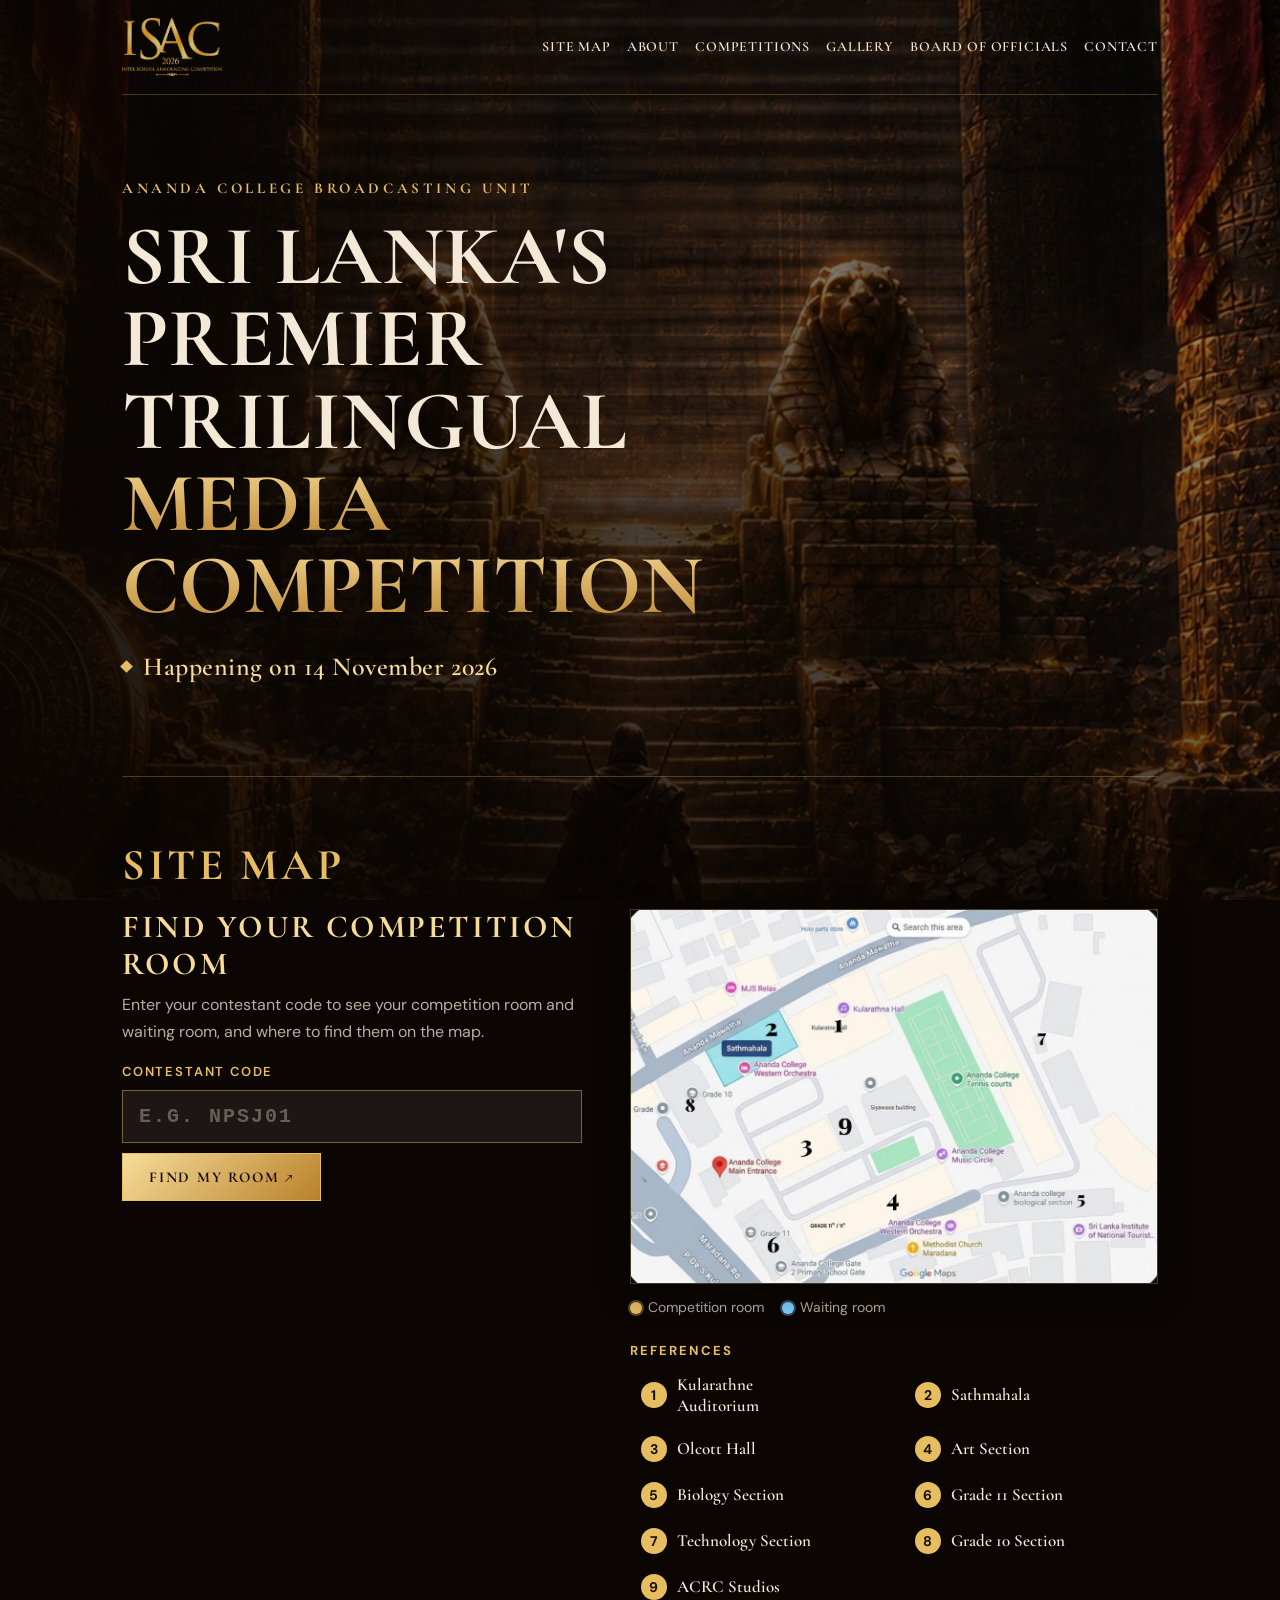
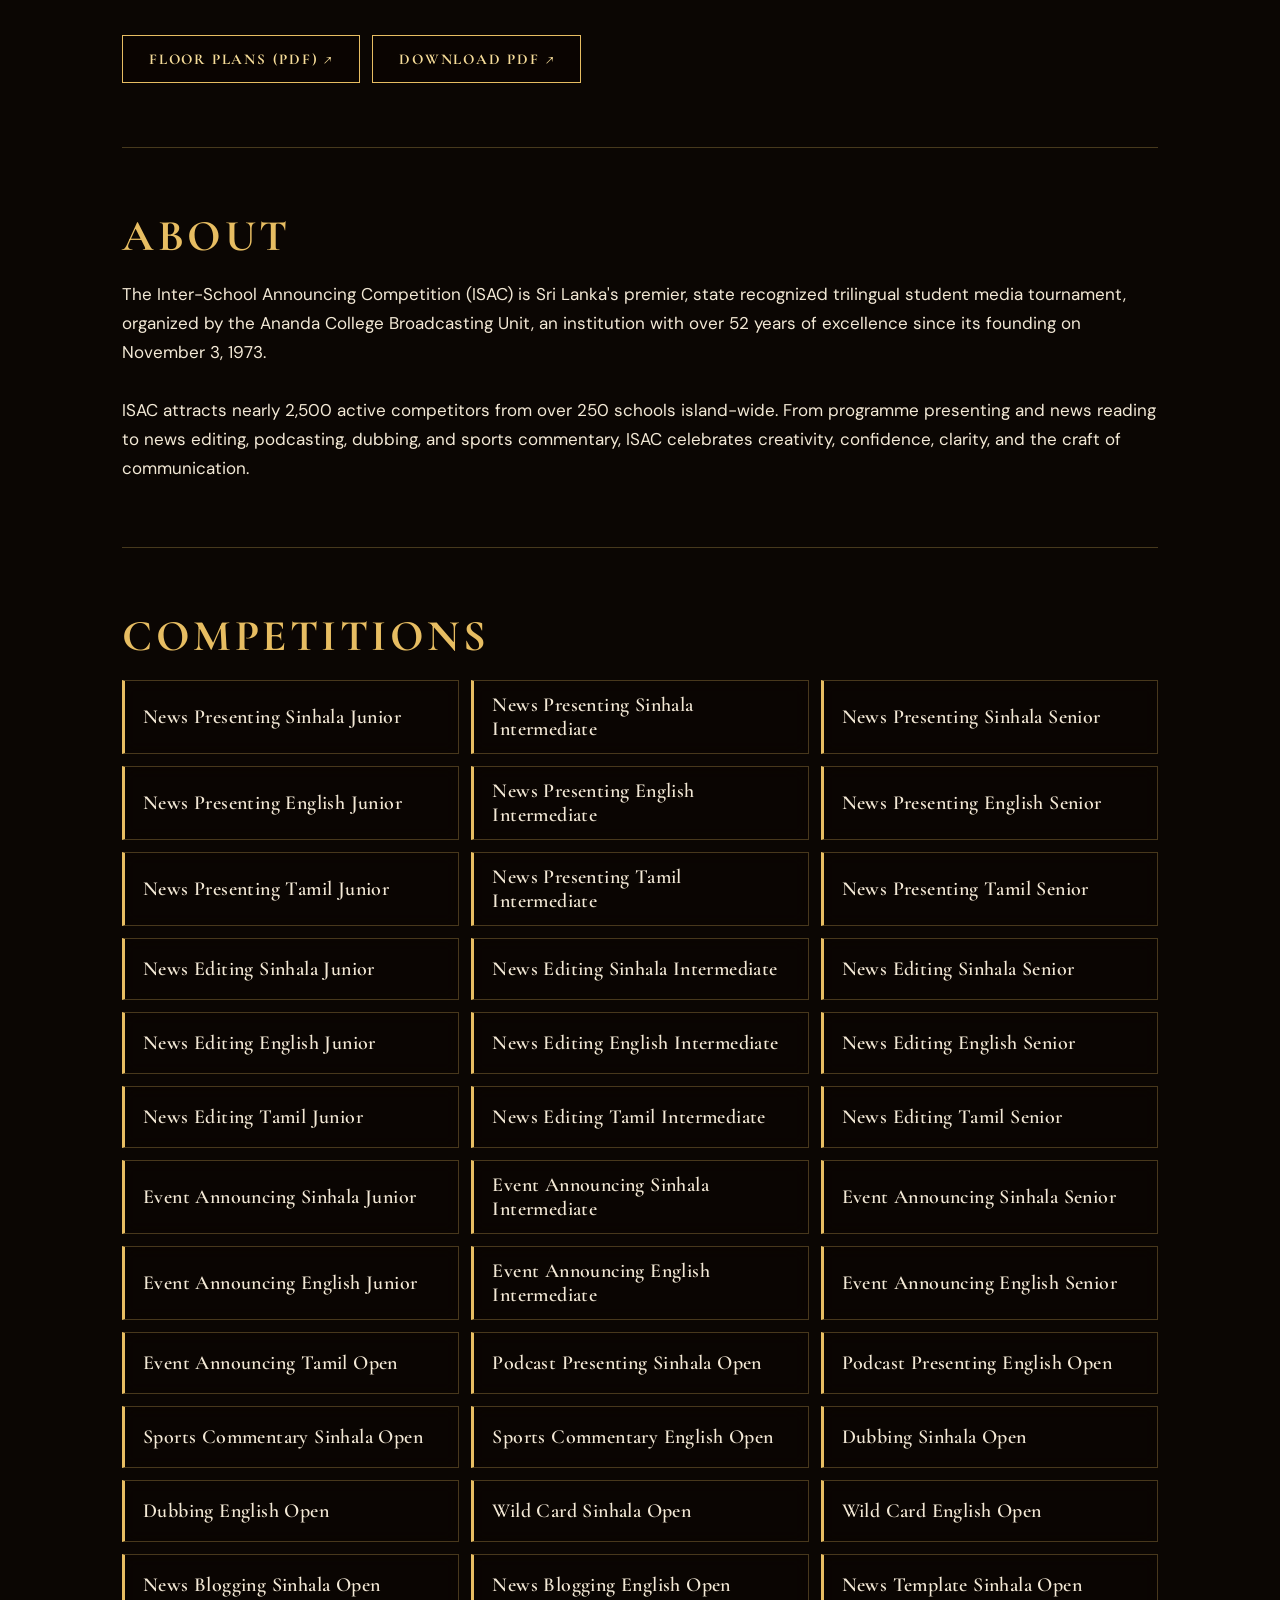
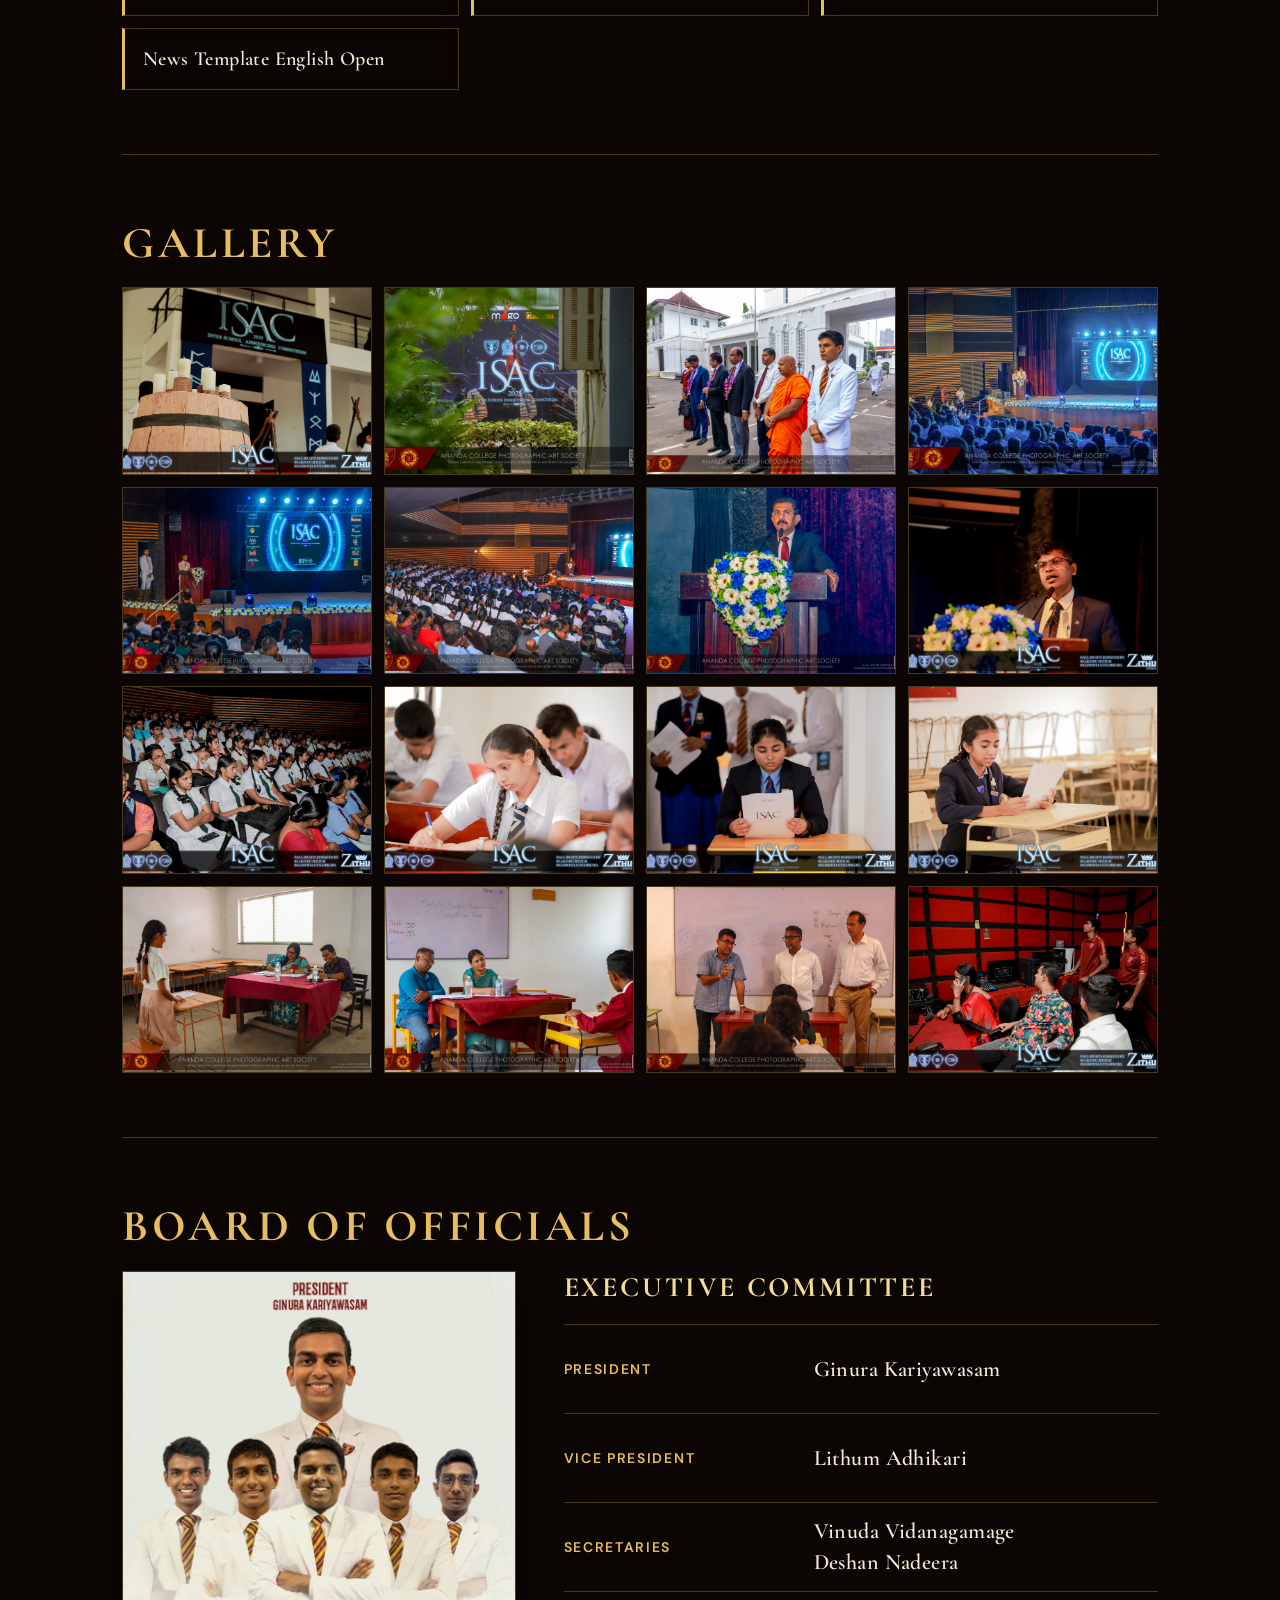
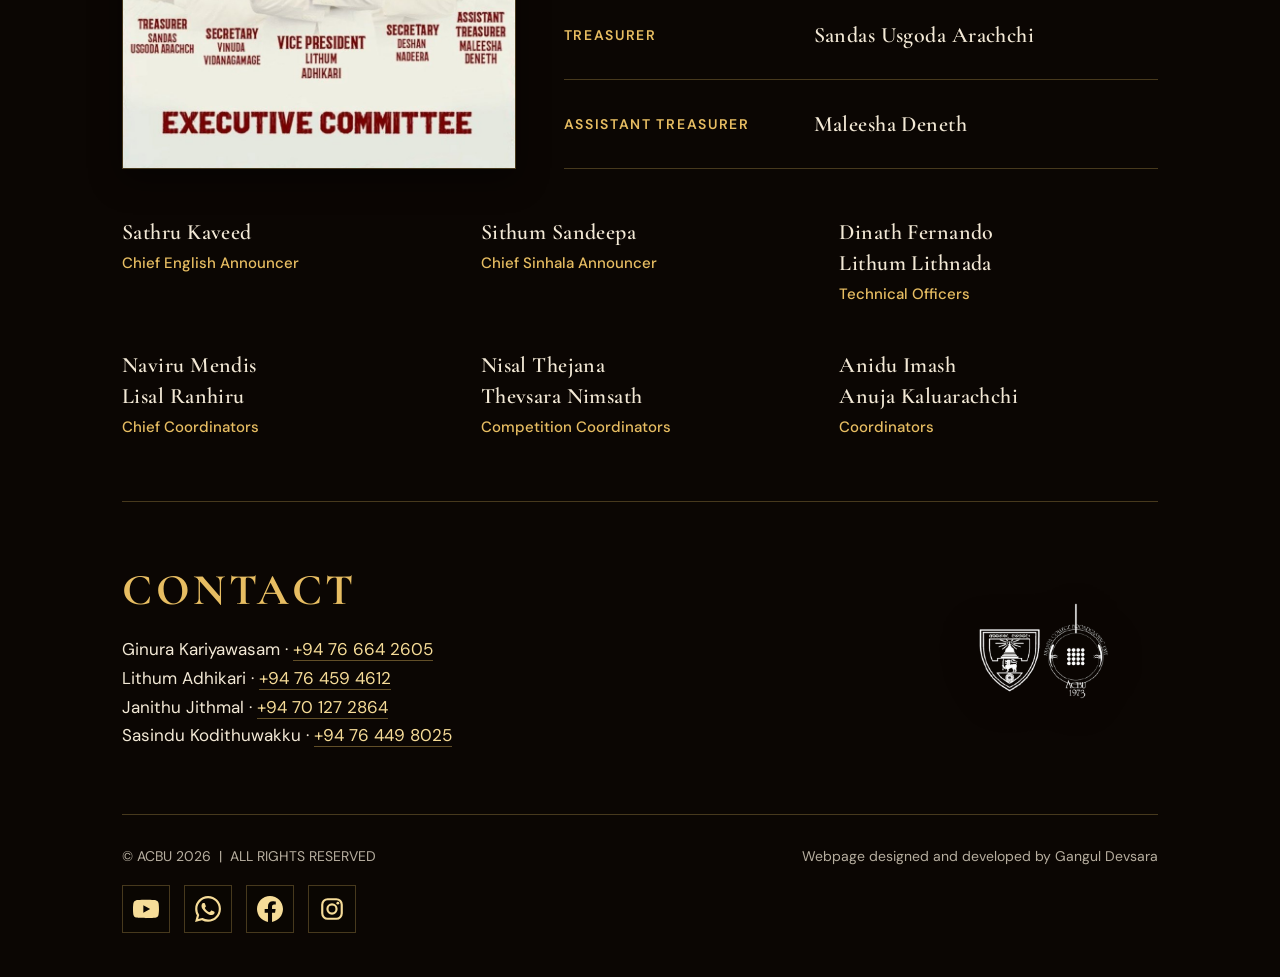
<file: index.html>
<!DOCTYPE html>
<html lang="en">
<head>
<meta charset="utf-8">
<meta name="viewport" content="width=device-width, initial-scale=1">
<title>ISAC 2026 – Inter School Announcing Competition</title>
<meta name="description" content="Sri Lanka's premier trilingual media competition by the Ananda College Broadcasting Unit. Register your school and contestants.">
<link rel="preconnect" href="https://fonts.googleapis.com">
<link rel="preconnect" href="https://fonts.gstatic.com" crossorigin>
<link href="https://fonts.googleapis.com/css2?family=Cormorant+Garamond:wght@500;600;700&family=DM+Sans:wght@400;500;600&display=swap" rel="stylesheet">
<link rel="icon" type="image/png" href="favicon.png">
<link rel="apple-touch-icon" href="favicon.png">
<link rel="stylesheet" href="style.css">
</head>
<body>
<div class="w">
  <header class="top">
    <a class="logo" href="#top" id="lg" aria-label="ISAC 2026"></a>
    <nav aria-label="Main">
      <a href="#sitemap">Site Map</a>
      <a href="#about">About</a>
      <a href="#competitions">Competitions</a>
      <a href="#gallery" id="gnav">Gallery</a>
      <a href="#committee">Board of Officials</a>
      <a href="#contact">Contact</a>
    </nav>
  </header>
  <div class="hero" id="top">
    <p class="kick">Ananda College Broadcasting Unit</p>
    <h1 id="hl"></h1>
    <p class="when" id="sub"></p>
    <img id="hero" alt="">
  </div>
  <section id="sitemap"><h2>Site Map</h2>
    <div class="fr">
      <div class="frl">
        <h3>Find your competition room</h3>
        <p class="frh">Enter your contestant code to see your competition room and waiting room, and where to find them on the map.</p>
        <form class="frform" id="frf" autocomplete="off" novalidate>
          <label for="frc">Contestant code</label>
          <input id="frc" name="code" placeholder="e.g. NPSJ01" autocapitalize="characters" spellcheck="false" maxlength="24">
          <button class="btn" id="frb" type="submit">Find my room</button>
        </form>
        <div class="frmsg" id="frm" role="status" aria-live="polite"></div>
        <div class="frres" id="frr" hidden></div>
      </div>
      <div class="frr2">
        <div class="frmap" id="frmap"><img src="site-map-single.jpg" alt="Map of the Ananda College school grounds with numbered sections"></div>
        <p class="frleg"><i class="d k-c"></i>Competition room <i class="d k-w"></i>Waiting room</p>
        <h4 class="refh">References</h4>
        <ol class="refs" id="refs">
          <li data-n="1"><i>1</i>Kularathne Auditorium</li>
          <li data-n="2"><i>2</i>Sathmahala</li>
          <li data-n="3"><i>3</i>Olcott Hall</li>
          <li data-n="4"><i>4</i>Art Section</li>
          <li data-n="5"><i>5</i>Biology Section</li>
          <li data-n="6"><i>6</i>Grade 11 Section</li>
          <li data-n="7"><i>7</i>Technology Section</li>
          <li data-n="8"><i>8</i>Grade 10 Section</li>
          <li data-n="9"><i>9</i>ACRC Studios</li>
        </ol>
      </div>
    </div>
    <div class="bt frpdf"><a class="btn ghost" href="site-map.pdf" target="_blank" rel="noopener">Floor plans (PDF)</a><a class="btn ghost" href="site-map.pdf" download>Download PDF</a></div>
  </section>
  <section id="about"><h2>About</h2><div class="pre" id="ab"></div></section>
  <section id="competitions"><h2>Competitions</h2><div class="grid" id="comps"></div></section>
  <section id="gallery"><h2>Gallery</h2><div class="gal" id="gal"></div></section>
  <section id="committee"><h2>Board of Officials</h2>
    <div class="exrow">
      <img class="exec" src="executive-committee.jpg" alt="ACBU Executive Committee" loading="lazy">
      <div class="exbody">
        <h3>Executive Committee</h3>
        <div class="exlist">
          <div class="exr"><span>President</span><div><b>Ginura Kariyawasam</b></div></div>
          <div class="exr"><span>Vice President</span><div><b>Lithum Adhikari</b></div></div>
          <div class="exr"><span>Secretaries</span><div><b>Vinuda Vidanagamage</b><b>Deshan Nadeera</b></div></div>
          <div class="exr"><span>Treasurer</span><div><b>Sandas Usgoda Arachchi</b></div></div>
          <div class="exr"><span>Assistant Treasurer</span><div><b>Maleesha Deneth</b></div></div>
        </div>
      </div>
    </div>
    <div class="trow">
      <div class="tg"><b>Sathru Kaveed</b><span>Chief English Announcer</span></div>
      <div class="tg"><b>Sithum Sandeepa</b><span>Chief Sinhala Announcer</span></div>
      <div class="tg"><b>Dinath Fernando</b><b>Lithum Lithnada</b><span>Technical Officers</span></div>
    </div>
    <div class="trow">
      <div class="tg"><b>Naviru Mendis</b><b>Lisal Ranhiru</b><span>Chief Coordinators</span></div>
      <div class="tg"><b>Nisal Thejana</b><b>Thevsara Nimsath</b><span>Competition Coordinators</span></div>
      <div class="tg"><b>Anidu Imash</b><b>Anuja Kaluarachchi</b><span>Coordinators</span></div>
    </div>
  </section>
  <section id="contact">
    <div class="cwrap">
      <div>
        <h2>Contact</h2>
        <div class="pre" id="ct"></div>
      </div>
      <img class="clogos" src="schools.png" alt="Ananda College crest and ACBU 1973 emblem">
    </div>
  </section>
  <footer>
    <div class="fl">
      <p>© ACBU 2026 &nbsp;|&nbsp; ALL RIGHTS RESERVED</p>
      <nav class="social" id="social" aria-label="Social media" hidden>
        <a id="s-youtube" href="#" target="_blank" rel="noopener" aria-label="YouTube" title="YouTube" hidden><svg width="24" height="24" viewBox="0 0 24 24" aria-hidden="true"><path d="M23.498 6.186a3.016 3.016 0 0 0-2.122-2.136C19.505 3.545 12 3.545 12 3.545s-7.505 0-9.377.505A3.017 3.017 0 0 0 .502 6.186C0 8.07 0 12 0 12s0 3.93.502 5.814a3.016 3.016 0 0 0 2.122 2.136c1.871.505 9.376.505 9.376.505s7.505 0 9.377-.505a3.015 3.015 0 0 0 2.122-2.136C24 15.93 24 12 24 12s0-3.93-.502-5.814zM9.545 15.568V8.432L15.818 12l-6.273 3.568z"/></svg></a>
        <a id="s-whatsapp" href="#" target="_blank" rel="noopener" aria-label="WhatsApp" title="WhatsApp" hidden><svg width="24" height="24" viewBox="0 0 24 24" aria-hidden="true"><path d="M17.472 14.382c-.297-.149-1.758-.867-2.03-.967-.273-.099-.471-.148-.67.15-.197.297-.767.966-.94 1.164-.173.199-.347.223-.644.075-.297-.15-1.255-.463-2.39-1.475-.883-.788-1.48-1.761-1.653-2.059-.173-.297-.018-.458.13-.606.134-.133.298-.347.446-.52.149-.174.198-.298.298-.497.099-.198.05-.371-.025-.52-.075-.149-.669-1.612-.916-2.207-.242-.579-.487-.5-.669-.51-.173-.008-.371-.01-.57-.01-.198 0-.52.074-.792.372-.272.297-1.04 1.016-1.04 2.479 0 1.462 1.065 2.875 1.213 3.074.149.198 2.096 3.2 5.077 4.487.709.306 1.262.489 1.694.625.712.227 1.36.195 1.871.118.571-.085 1.758-.719 2.006-1.413.248-.694.248-1.289.173-1.413-.074-.124-.272-.198-.57-.347m-5.421 7.403h-.004a9.87 9.87 0 01-5.031-1.378l-.361-.214-3.741.982.998-3.648-.235-.374a9.86 9.86 0 01-1.51-5.26c.001-5.45 4.436-9.884 9.888-9.884 2.64 0 5.122 1.03 6.988 2.898a9.825 9.825 0 012.893 6.994c-.003 5.45-4.437 9.884-9.885 9.884m8.413-18.297A11.815 11.815 0 0012.05 0C5.495 0 .16 5.335.157 11.892c0 2.096.547 4.142 1.588 5.945L.057 24l6.305-1.654a11.882 11.882 0 005.683 1.448h.005c6.554 0 11.89-5.335 11.893-11.893a11.821 11.821 0 00-3.48-8.413z"/></svg></a>
        <a id="s-facebook" href="#" target="_blank" rel="noopener" aria-label="Facebook" title="Facebook" hidden><svg width="24" height="24" viewBox="0 0 24 24" aria-hidden="true"><path d="M24 12.073c0-6.627-5.373-12-12-12s-12 5.373-12 12c0 5.99 4.388 10.954 10.125 11.854v-8.385H7.078v-3.47h3.047V9.43c0-3.007 1.792-4.669 4.533-4.669 1.312 0 2.686.235 2.686.235v2.953H15.83c-1.491 0-1.956.925-1.956 1.874v2.25h3.328l-.532 3.47h-2.796v8.385C19.612 23.027 24 18.062 24 12.073z"/></svg></a>
        <a id="s-instagram" href="#" target="_blank" rel="noopener" aria-label="Instagram" title="Instagram" hidden><svg width="24" height="24" viewBox="0 0 24 24" aria-hidden="true"><rect x="3" y="3" width="18" height="18" rx="5" fill="none" stroke="currentColor" stroke-width="2"/><circle cx="12" cy="12" r="4.2" fill="none" stroke="currentColor" stroke-width="2"/><circle cx="17.4" cy="6.6" r="1.3"/></svg></a>
      </nav>
    </div>
    <p>Webpage designed and developed by Gangul Devsara</p>
  </footer>
</div>
<div class="lb" id="lb" role="dialog" aria-modal="true" aria-label="Photo viewer">
  <button class="lbx" id="lbx" aria-label="Close">&times;</button>
  <button class="lbn lbp" id="lbp" aria-label="Previous photo">&#8249;</button>
  <figure><img id="lbi" alt=""><figcaption id="lbc"></figcaption></figure>
  <button class="lbn" id="lbnx" aria-label="Next photo">&#8250;</button>
</div>
<div class="ov" id="ov" role="dialog" aria-modal="true"><div class="box" id="box"></div></div>
<script src="config.js"></script>
<script src="app.js"></script>
<script src="find.js"></script>
<script src="gallery.js"></script>
</body>
</html>
</file>
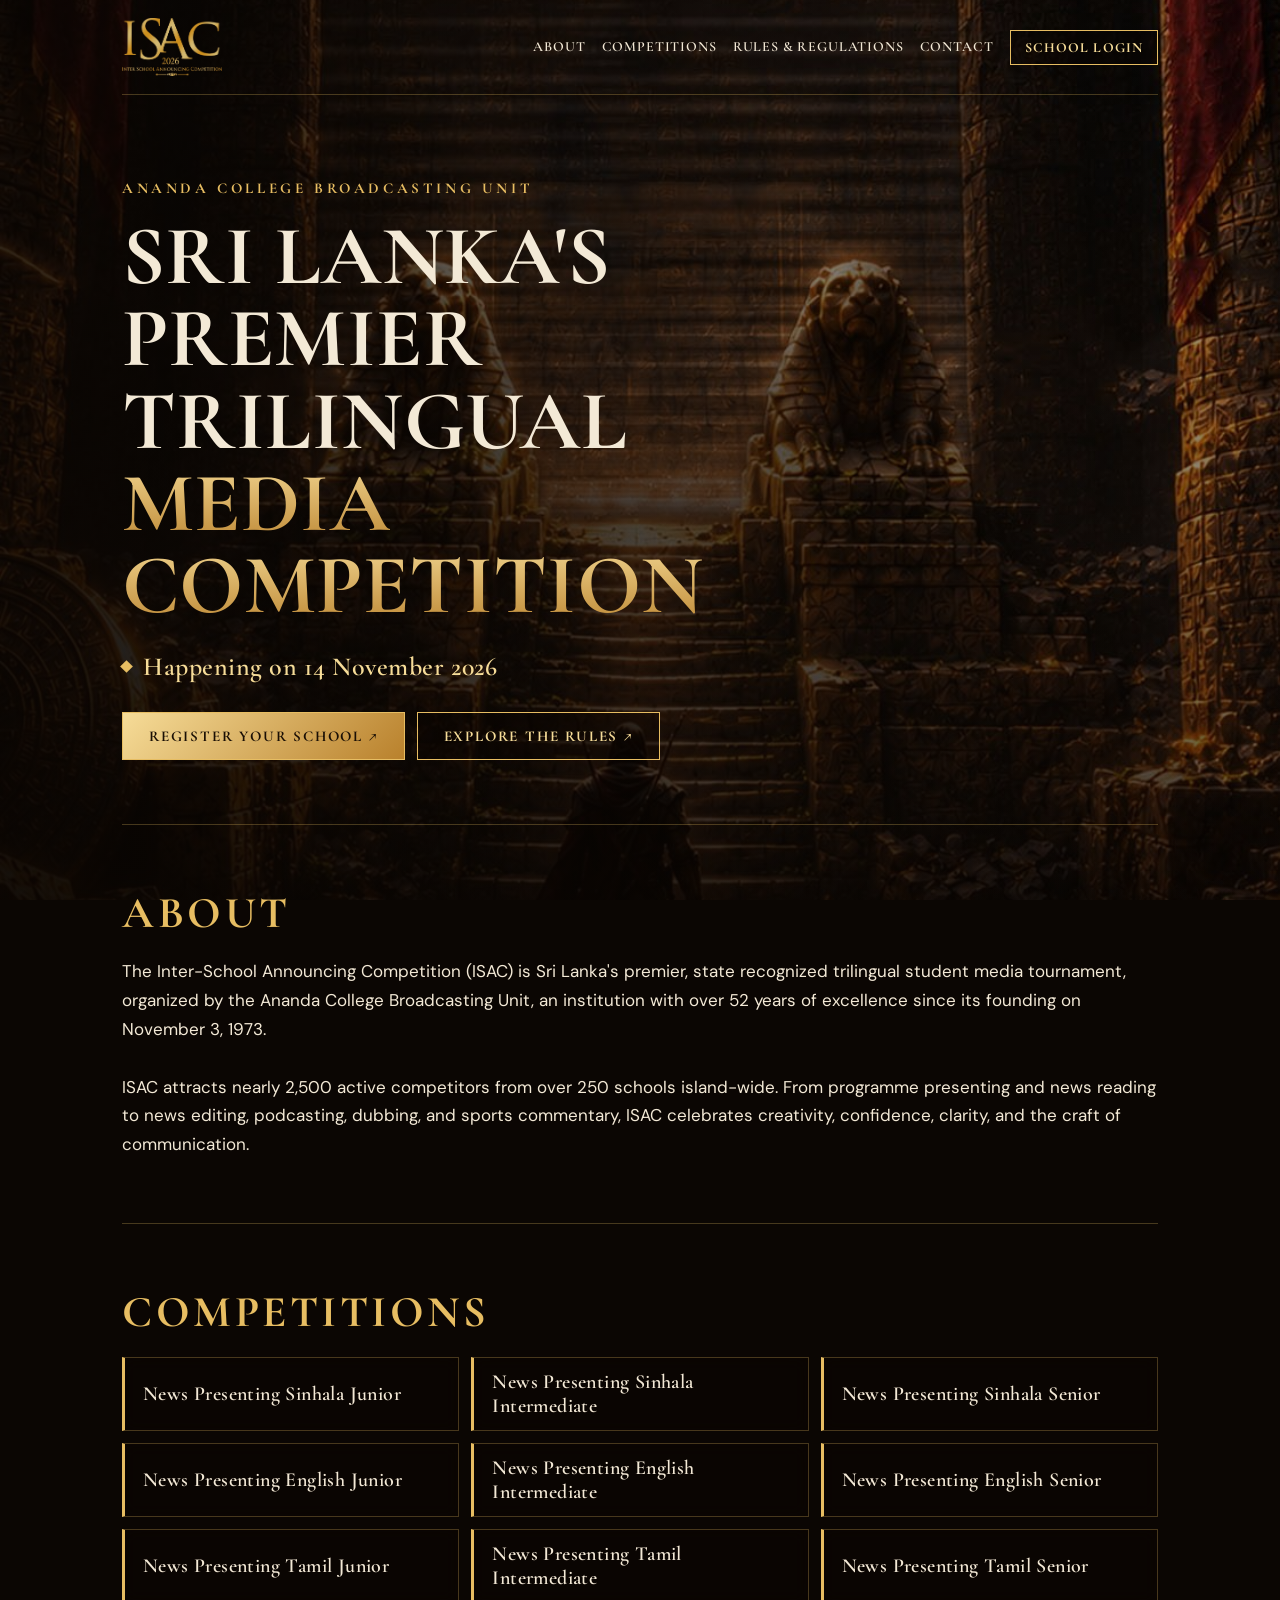
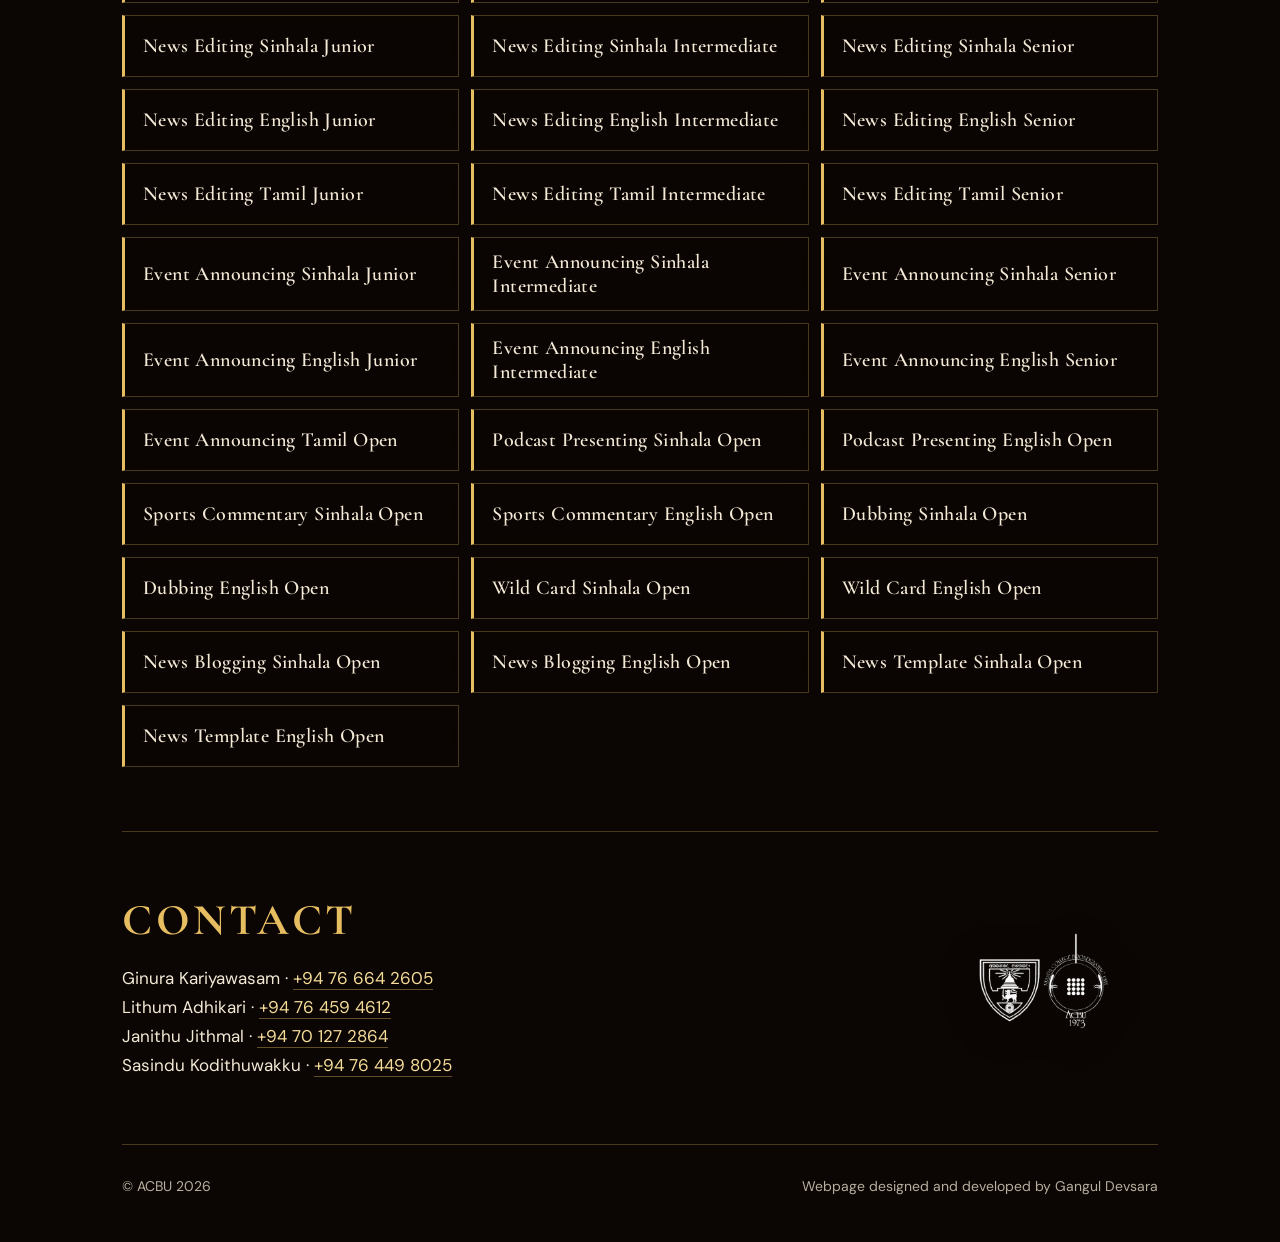
<file: index (19).html>
<!DOCTYPE html>
<html lang="en">
<head>
<meta charset="utf-8">
<meta name="viewport" content="width=device-width, initial-scale=1">
<title>ISAC 2026 – Inter School Announcing Competition</title>
<meta name="description" content="Sri Lanka's premier trilingual media competition by the Ananda College Broadcasting Unit. Register your school and contestants.">
<link rel="preconnect" href="https://fonts.googleapis.com">
<link rel="preconnect" href="https://fonts.gstatic.com" crossorigin>
<link href="https://fonts.googleapis.com/css2?family=Cormorant+Garamond:wght@500;600;700&family=DM+Sans:wght@400;500;600&display=swap" rel="stylesheet">
<link rel="stylesheet" href="style.css">
</head>
<body>
<div class="w">
  <header class="top">
    <a class="logo" href="#top" id="lg" aria-label="ISAC 2026"></a>
    <nav aria-label="Main">
      <a href="#about">About</a>
      <a href="#competitions">Competitions</a>
      <a class="rules" href="#" target="_blank" rel="noopener">Rules &amp; Regulations</a>
      <a href="#contact">Contact</a>
      <button class="btn ghost" id="login">School login</button>
    </nav>
  </header>
  <div class="hero" id="top">
    <p class="kick">Ananda College Broadcasting Unit</p>
    <h1 id="hl"></h1>
    <p class="when" id="sub"></p>
    <div class="bt"><button class="btn" id="reg">Register your school</button><a class="btn ghost rules" href="#" target="_blank" rel="noopener">Explore the rules</a></div>
    <img id="hero" alt="">
  </div>
  <section id="about"><h2>About</h2><div class="pre" id="ab"></div></section>
  <section id="competitions"><h2>Competitions</h2><div class="grid" id="comps"></div></section>
  <section id="contact">
    <div class="cwrap">
      <div>
        <h2>Contact</h2>
        <div class="pre" id="ct"></div>
      </div>
      <img class="clogos" src="schools.png" alt="Ananda College crest and ACBU 1973 emblem">
    </div>
  </section>
  <footer>
    <p>© ACBU 2026</p>
    <p>Webpage designed and developed by Gangul Devsara</p>
  </footer>
</div>
<div class="ov" id="ov" role="dialog" aria-modal="true"><div class="box" id="box"></div></div>
<script src="config.js"></script>
<script src="app.js"></script>
</body>
</html>
</file>
<file: style.css>
:root{--gold:#e7bd62;--gold2:#f6dc98;--gold3:#b9812c;--cream:#f3e9d6;--mu:rgba(243,233,214,.74);--line:rgba(231,189,98,.28);--ink:#0b0603;--serif:"Cormorant Garamond",Georgia,serif;--sans:"DM Sans",system-ui,sans-serif;color-scheme:dark}
*{box-sizing:border-box}
html{scroll-behavior:smooth;background:var(--ink)}
body{margin:0;color:var(--cream);font:17px/1.7 var(--sans);min-height:100vh;background:transparent}
/* the stairs image sits fixed behind everything, darkened so text stays readable */
body::before{content:"";position:fixed;inset:0;z-index:-1;background:
 linear-gradient(90deg,rgba(9,5,2,.8) 0%,rgba(9,5,2,.42) 55%,rgba(9,5,2,.12) 100%),
 linear-gradient(180deg,rgba(9,5,2,.1),rgba(9,5,2,.6)),
 url(background.jpg) center 66%/cover no-repeat,var(--ink)}
.w{max-width:1100px;margin:0 auto;padding:0 clamp(16px,4vw,32px)}
button,input,select,textarea{font:inherit}
:focus-visible{outline:2px solid var(--gold2);outline-offset:3px}
/* header */
.top{display:flex;justify-content:space-between;align-items:center;gap:16px 28px;padding:18px 0;border-bottom:1px solid var(--line);flex-wrap:wrap}
.logo{display:block;line-height:0}
.logo img{height:58px;width:auto;max-width:100%}
.top nav{display:flex;align-items:center;gap:6px 16px;flex-wrap:wrap}
@media(min-width:1000px){.top nav{flex-wrap:nowrap}}
.top nav a{white-space:nowrap;font:600 13px var(--serif);font-size:14px;letter-spacing:.06em;text-transform:uppercase;color:var(--cream);text-decoration:none;padding:6px 0;border-bottom:1px solid transparent;transition:border-color .2s,color .2s}
.top nav a:hover{color:var(--gold2);border-color:var(--gold)}
/* buttons */
.btn{display:inline-block;cursor:pointer;text-decoration:none;font:700 15px var(--serif);letter-spacing:.12em;text-transform:uppercase;padding:14px 26px;border:1px solid var(--gold);color:#1a0f05;background:linear-gradient(135deg,var(--gold2),var(--gold3));transition:filter .15s,background .15s,color .15s}
.btn::after{content:" \2197"}
.btn:hover{filter:brightness(1.12)}.btn:disabled{opacity:.5;cursor:default}
.btn.ghost{background:rgba(9,5,2,.35);color:var(--gold2)}
.btn.ghost:hover{background:rgba(231,189,98,.14);filter:none}
.top .btn{padding:8px 14px;font-size:14px;letter-spacing:.08em;white-space:nowrap}
.box .btn::after,.btn.alt::after,.top .btn::after{content:none}
.btn.alt{background:transparent;color:var(--gold2)}
/* hero */
.hero{padding:clamp(40px,7vw,84px) 0 clamp(40px,6vw,64px)}
.kick{margin:0 0 18px;font:700 14px var(--serif);font-size:15px;letter-spacing:.24em;text-transform:uppercase;color:var(--gold)}
h1{margin:0 0 24px;max-width:18ch;font:700 clamp(38px,6.6vw,84px)/.98 var(--serif);letter-spacing:.005em;text-transform:uppercase;color:var(--cream)}
h1 .gd{background:linear-gradient(180deg,var(--gold2),var(--gold3));-webkit-background-clip:text;background-clip:text;-webkit-text-fill-color:transparent;color:var(--gold)}
.when{margin:0 0 30px;display:flex;align-items:center;gap:12px;font:600 clamp(20px,2.6vw,26px) var(--serif);color:var(--gold2);letter-spacing:.02em}
.when::before{content:"";width:9px;height:9px;background:var(--gold);transform:rotate(45deg);flex:none}
.bt{display:flex;gap:12px;flex-wrap:wrap;align-items:stretch}
.btn.two{display:inline-flex;flex-direction:column;align-items:center;justify-content:center;padding:12px 26px;line-height:1.2}
.btn.two::after{content:none}
.btn.two .b1::after{content:" \2197"}
.btn.two .b2{margin-top:4px;font:600 11px/1.2 var(--sans);letter-spacing:.16em;opacity:.8}
#hero{display:none;width:100%;max-height:380px;object-fit:cover;margin-top:30px;border:1px solid var(--line)}
/* sections */
section{padding:clamp(36px,6vw,64px) 0;border-top:1px solid var(--line);scroll-margin-top:8px}
h2{margin:0 0 20px;font:700 clamp(30px,4.4vw,44px)/1.1 var(--serif);letter-spacing:.08em;text-transform:uppercase;color:var(--gold)}
.pre{white-space:pre-wrap;max-width:none;color:var(--cream)}
.pre a{color:var(--gold2);text-decoration:none;border-bottom:1px solid rgba(231,189,98,.4);transition:color .2s,border-color .2s}
.pre a:hover{color:var(--cream);border-color:var(--gold)}
.grid{display:grid;grid-template-columns:repeat(auto-fill,minmax(270px,1fr));gap:12px}
.card{display:flex;align-items:center;min-height:62px;padding:12px 18px;background:rgba(11,6,3,.66);border:1px solid var(--line);border-left:3px solid var(--gold);-webkit-backdrop-filter:blur(8px);backdrop-filter:blur(8px);font:600 20px/1.2 var(--serif);letter-spacing:.02em;color:var(--cream);transition:border-color .2s,background .2s}
.card:hover{border-color:var(--gold);background:rgba(231,189,98,.1)}
/* contact + logos */
.cwrap{display:flex;justify-content:space-between;align-items:center;gap:24px 40px;flex-wrap:wrap}
.cwrap .clogos{display:block;height:clamp(90px,12vw,130px);width:auto;max-width:100%;filter:drop-shadow(0 6px 18px rgba(0,0,0,.55))}
/* gallery */
.gal{display:grid;grid-template-columns:repeat(auto-fill,minmax(250px,1fr));gap:12px}
.gal figure{margin:0;position:relative;overflow:hidden;aspect-ratio:4/3;border:1px solid var(--line);background:rgba(11,6,3,.66);cursor:pointer}
.gal img{display:block;width:100%;height:100%;object-fit:cover;transition:transform .35s}
.gal figure:hover img,.gal figure:focus-visible img{transform:scale(1.05)}
.gal figcaption{position:absolute;left:0;right:0;bottom:0;padding:22px 14px 10px;font:600 17px/1.25 var(--serif);color:var(--cream);background:linear-gradient(180deg,transparent,rgba(9,5,2,.85))}
.lb{position:fixed;inset:0;z-index:20;display:none;align-items:center;justify-content:center;gap:12px;padding:16px;background:rgba(6,3,1,.94)}
.lb.on{display:flex}
.lb figure{margin:0;max-width:100%;text-align:center}
.lb img{display:block;max-width:100%;max-height:82vh;margin:0 auto;border:1px solid var(--gold3)}
.lb figcaption{margin-top:10px;font:600 19px var(--serif);color:var(--gold2)}
.lb button{cursor:pointer;border:1px solid var(--gold3);background:rgba(11,6,3,.7);color:var(--gold2);font:400 30px/1 var(--serif);width:46px;height:46px;flex:none}
.lb button:hover{background:rgba(231,189,98,.18)}
.lbx{position:absolute;top:14px;right:14px}
@media(max-width:700px){.lb{flex-wrap:wrap}.lb figure{order:-1;width:100%}.lbx{position:static;order:-2;margin-left:auto}}
.glr{display:flex;gap:8px;align-items:center;margin:8px 0}.glr img{width:64px;height:48px;object-fit:cover;border:1px solid var(--line);flex:none}.glr input{flex:1;min-width:0}.glr .btn{padding:6px 10px;font-size:13px;flex:none}
/* committee */
.exec{display:block;width:100%;max-width:480px;height:auto;margin:0 auto 48px;border:1px solid var(--line);box-shadow:0 10px 30px rgba(0,0,0,.45)}
.trow{display:grid;grid-template-columns:repeat(3,minmax(0,1fr));gap:30px 40px;align-items:start;margin:0 0 46px}
.trow:last-child{margin-bottom:0}
.tg b{display:block;font:600 22px/1.4 var(--serif);letter-spacing:.02em;color:var(--cream)}
.tg span{display:block;margin-top:6px;font:500 15px/1.3 var(--sans);color:var(--gold)}
.exrow{display:flex;align-items:stretch;gap:40px 48px;margin:0 0 48px}
.exrow .exec{flex:0 0 auto;width:min(420px,38%);max-width:none;margin:0}
.exbody{flex:1;min-width:0;display:flex;flex-direction:column}
.exbody h3{margin:0 0 20px;font:700 clamp(22px,2.6vw,28px)/1.2 var(--serif);letter-spacing:.1em;text-transform:uppercase;color:var(--gold2)}
.exlist{flex:1;display:flex;flex-direction:column}
.exr{flex:1;display:grid;grid-template-columns:minmax(130px,38%) 1fr;gap:6px 24px;align-items:center;border-top:1px solid var(--line)}
.exr:last-child{border-bottom:1px solid var(--line)}
.exr span{font:600 14px/1.3 var(--sans);letter-spacing:.12em;text-transform:uppercase;color:var(--gold)}
.exr b{display:block;font:600 22px/1.4 var(--serif);letter-spacing:.02em;color:var(--cream)}
@media(max-width:700px){.exrow{flex-direction:column}.exrow .exec{width:100%;max-width:420px}.exr{grid-template-columns:minmax(100px,40%) 1fr;gap:6px 14px;padding:14px 0}.exr b{font-size:19px}.trow{display:grid;grid-template-columns:1fr 1fr;gap:28px 20px}}
/* site map */
.mapl{display:block;line-height:0}
.sitemap{display:block;width:100%;height:auto;border:1px solid var(--line);box-shadow:0 10px 30px rgba(0,0,0,.45)}
.mapw{display:flex;align-items:center;gap:32px 48px;flex-wrap:wrap}
.mapw .mapl{flex:0 0 auto;width:min(340px,100%)}
.mapi{flex:1;min-width:240px}
.mapi p{margin:0 0 22px;font:600 clamp(20px,2.4vw,24px)/1.3 var(--serif);color:var(--cream)}
/* social links */
.fl p{margin:0}
.social{display:flex;flex-wrap:wrap;align-items:center;gap:14px;margin-top:16px}
.social[hidden],.social a[hidden]{display:none}
.social a{display:inline-flex;align-items:center;justify-content:center;width:48px;height:48px;border:1px solid var(--line);background:rgba(11,6,3,.5);color:var(--gold2);transition:border-color .2s,background .2s,color .2s}
.social a:hover{border-color:var(--gold);background:rgba(231,189,98,.14);color:var(--cream)}
.social svg{width:26px;height:26px;fill:currentColor}
footer{padding:30px 0 44px;border-top:1px solid var(--line);color:var(--mu);font-size:14px;display:flex;justify-content:space-between;align-items:flex-start;gap:18px 24px;flex-wrap:wrap}
footer p{margin:0}
/* dialog */
.ov{position:fixed;inset:0;background:rgba(6,3,1,.78);display:none;align-items:center;justify-content:center;padding:14px;z-index:9}.ov.on{display:flex}
.box{background:linear-gradient(180deg,#1d120a,#110a05);color:var(--cream);border:1px solid var(--gold3);width:100%;max-width:660px;max-height:92%;overflow:auto;padding:26px;box-shadow:0 24px 70px rgba(0,0,0,.7)}
.box h3{margin:0 0 4px;font:700 28px/1.15 var(--serif);letter-spacing:.04em;color:var(--gold)}
.box h4{margin:18px 0 0;font:700 19px var(--serif);color:var(--gold2)}
.box a{color:var(--gold2)}
.sub{color:var(--mu);font-size:15px;margin:0 0 14px}
label{display:block;font-size:13px;font-weight:600;margin:12px 0 4px;letter-spacing:.02em}
.box input,.box select,.box textarea{width:100%;padding:10px 12px;border:1px solid rgba(231,189,98,.35);background:rgba(255,255,255,.06);color:#fff}
.box input::placeholder{color:rgba(243,233,214,.4)}
.box input:focus,.box textarea:focus{outline:2px solid var(--gold);outline-offset:0}
.code{font:700 30px ui-monospace,monospace;letter-spacing:3px;color:var(--gold2);border:2px dashed var(--gold);padding:14px;text-align:center;margin:12px 0}
.row{display:flex;gap:8px;justify-content:flex-end;margin-top:16px;flex-wrap:wrap}
.err{color:#ff9d8c;font-size:14px;min-height:20px;margin-top:8px}.err.ok{color:var(--gold2)}
details.cat{border:1px solid var(--line);background:rgba(255,255,255,.04);margin:8px 0;padding:10px 14px}
details.cat[open]{border-color:var(--gold3)}
details.cat summary{cursor:pointer;font:700 19px var(--serif);color:var(--gold2)}
.cnt{float:right;font:500 14px var(--sans);color:var(--mu)}
@media(max-width:700px){.top{justify-content:center;text-align:center}.top nav{justify-content:center}.logo img{height:52px}footer{flex-direction:column;align-items:center;text-align:center}.social{justify-content:center}}
@media(prefers-reduced-motion:reduce){html{scroll-behavior:auto}*{transition:none!important}}
/* find my competition room */
.fr{display:grid;grid-template-columns:minmax(0,1fr) minmax(0,1.15fr);gap:32px 48px;align-items:start}
.frl h3{margin:0 0 8px;font:700 clamp(24px,3vw,32px)/1.15 var(--serif);letter-spacing:.08em;text-transform:uppercase;color:var(--gold2)}
.frh{margin:0 0 18px;color:var(--mu);font-size:16px}
.frform{display:grid;gap:10px}
.frform label{margin:0;font:600 13px var(--sans);letter-spacing:.14em;text-transform:uppercase;color:var(--gold)}
.frform input{width:100%;padding:14px 16px;font:600 20px ui-monospace,monospace;letter-spacing:.1em;text-transform:uppercase;color:#fff;background:rgba(255,255,255,.07);border:1px solid rgba(231,189,98,.45)}
.frform input::placeholder{color:rgba(243,233,214,.35)}
.frform input:focus{outline:2px solid var(--gold);outline-offset:0}
.frform .btn{justify-self:start}
.frmsg{min-height:22px;margin-top:10px;font-size:15px;color:var(--mu)}.frmsg.bad{color:#ff9d8c}
.frres{margin-top:14px;padding:20px;background:rgba(11,6,3,.72);border:1px solid var(--line);border-left:3px solid var(--gold);-webkit-backdrop-filter:blur(8px);backdrop-filter:blur(8px)}
.frres[hidden]{display:none}
.rcat{margin:0;font:700 clamp(21px,2.6vw,26px)/1.2 var(--serif);color:var(--cream)}
.rcode{margin:4px 0 14px;font:600 14px ui-monospace,monospace;letter-spacing:.14em;color:var(--gold)}
.rb{padding:12px 0;border-top:1px solid var(--line)}
.rb h4{margin:0 0 8px;display:flex;align-items:center;gap:10px;font:700 13px var(--sans);letter-spacing:.16em;text-transform:uppercase;color:var(--gold2)}
.rr{display:flex;align-items:baseline;gap:6px 14px;flex-wrap:wrap;padding:3px 0}
.rr b{font:700 30px/1.1 var(--serif);color:var(--cream)}
.rr b sup{font-size:.55em;vertical-align:super;line-height:0}
.rr span{font-size:15px;color:var(--mu)}
.rn{margin:8px 0 0;font-size:14px;color:var(--mu)}
.d{display:inline-block;width:12px;height:12px;border-radius:50%;flex:none;vertical-align:middle;margin:0 6px 0 14px}
.rb h4 .d{margin:0}
.d.k-c{background:var(--gold);box-shadow:0 0 0 2px rgba(231,189,98,.35)}
.d.k-w{background:#7fd1ff;box-shadow:0 0 0 2px rgba(127,209,255,.35)}
.frmap{position:relative;line-height:0;border:1px solid var(--line);box-shadow:0 10px 30px rgba(0,0,0,.45)}
.frmap img{display:block;width:100%;height:auto}
.pin{position:absolute;width:44px;height:44px;margin:-22px 0 0 -22px;border-radius:50%;border:4px solid var(--gold);background:rgba(231,189,98,.28);box-shadow:0 0 0 3px rgba(9,5,2,.7),0 0 18px rgba(231,189,98,.8);animation:pp 1.6s ease-out infinite;pointer-events:none}
.pin.k-w{border-color:#7fd1ff;background:rgba(127,209,255,.28);box-shadow:0 0 0 3px rgba(9,5,2,.7),0 0 18px rgba(127,209,255,.8)}
.pin.k-w.off{transform:translate(26px,18px) scale(.7)}
@keyframes pp{0%{opacity:1}60%{opacity:.55}100%{opacity:1}}
.frleg{margin:12px 0 0;font-size:14px;color:var(--mu)}
.frleg .d:first-child{margin-left:0}
.refh{margin:22px 0 8px;font:700 13px var(--sans);letter-spacing:.16em;text-transform:uppercase;color:var(--gold)}
.refs{list-style:none;margin:0;padding:0;display:grid;grid-template-columns:repeat(2,minmax(0,1fr));gap:6px 20px}
.refs li{display:flex;align-items:center;gap:10px;padding:6px 10px;font:600 17px/1.25 var(--serif);color:var(--cream);border:1px solid transparent}
.refs li i{display:inline-flex;align-items:center;justify-content:center;width:26px;height:26px;flex:none;font:700 14px var(--sans);font-style:normal;color:#1a0f05;background:var(--gold);border-radius:50%}
.frpdf{margin-top:28px}
@media(max-width:860px){.fr{grid-template-columns:1fr}.refs{grid-template-columns:1fr 1fr}}
@media(max-width:480px){.refs{grid-template-columns:1fr}.rr b{font-size:26px}}
@media(prefers-reduced-motion:reduce){.pin{animation:none}}

.rr{display:block;padding:8px 0}
.rname{margin:0;font:700 clamp(20px,2.4vw,24px)/1.2 var(--serif);color:var(--cream)}
.rloc{margin:3px 0 0;display:flex;align-items:baseline;gap:4px 12px;flex-wrap:wrap;font-size:15px;color:var(--mu)}
.rloc b{font:700 16px var(--sans);color:var(--gold2)}
.rloc b sup{font-size:.6em;line-height:0}

/* stars next to the referenced places (no highlight, nothing moves) */
.refs li.k-c::after,.refs li.k-w::after{content:"\2605";margin-left:2px;font:400 22px/1 var(--sans)}
.refs li.k-c::after{color:var(--gold);text-shadow:0 0 10px rgba(231,189,98,.8)}
.refs li.k-w::after{color:#7fd1ff;text-shadow:0 0 10px rgba(127,209,255,.8)}
.refs li.k-c.k-w::after{content:"\2605\2605";letter-spacing:2px;background:linear-gradient(90deg,var(--gold) 50%,#7fd1ff 50%);-webkit-background-clip:text;background-clip:text;-webkit-text-fill-color:transparent;text-shadow:none}
/* everything in the result box reads left-aligned */
.frres,.frres *{text-align:left}
.frres .rb h4,.frres .rr,.frres .rloc{justify-content:flex-start}
.refs li{position:relative;padding-right:46px}
.refs li.k-c::after,.refs li.k-w::after{position:absolute;right:10px;top:50%;transform:translateY(-50%);margin:0}
</file>
